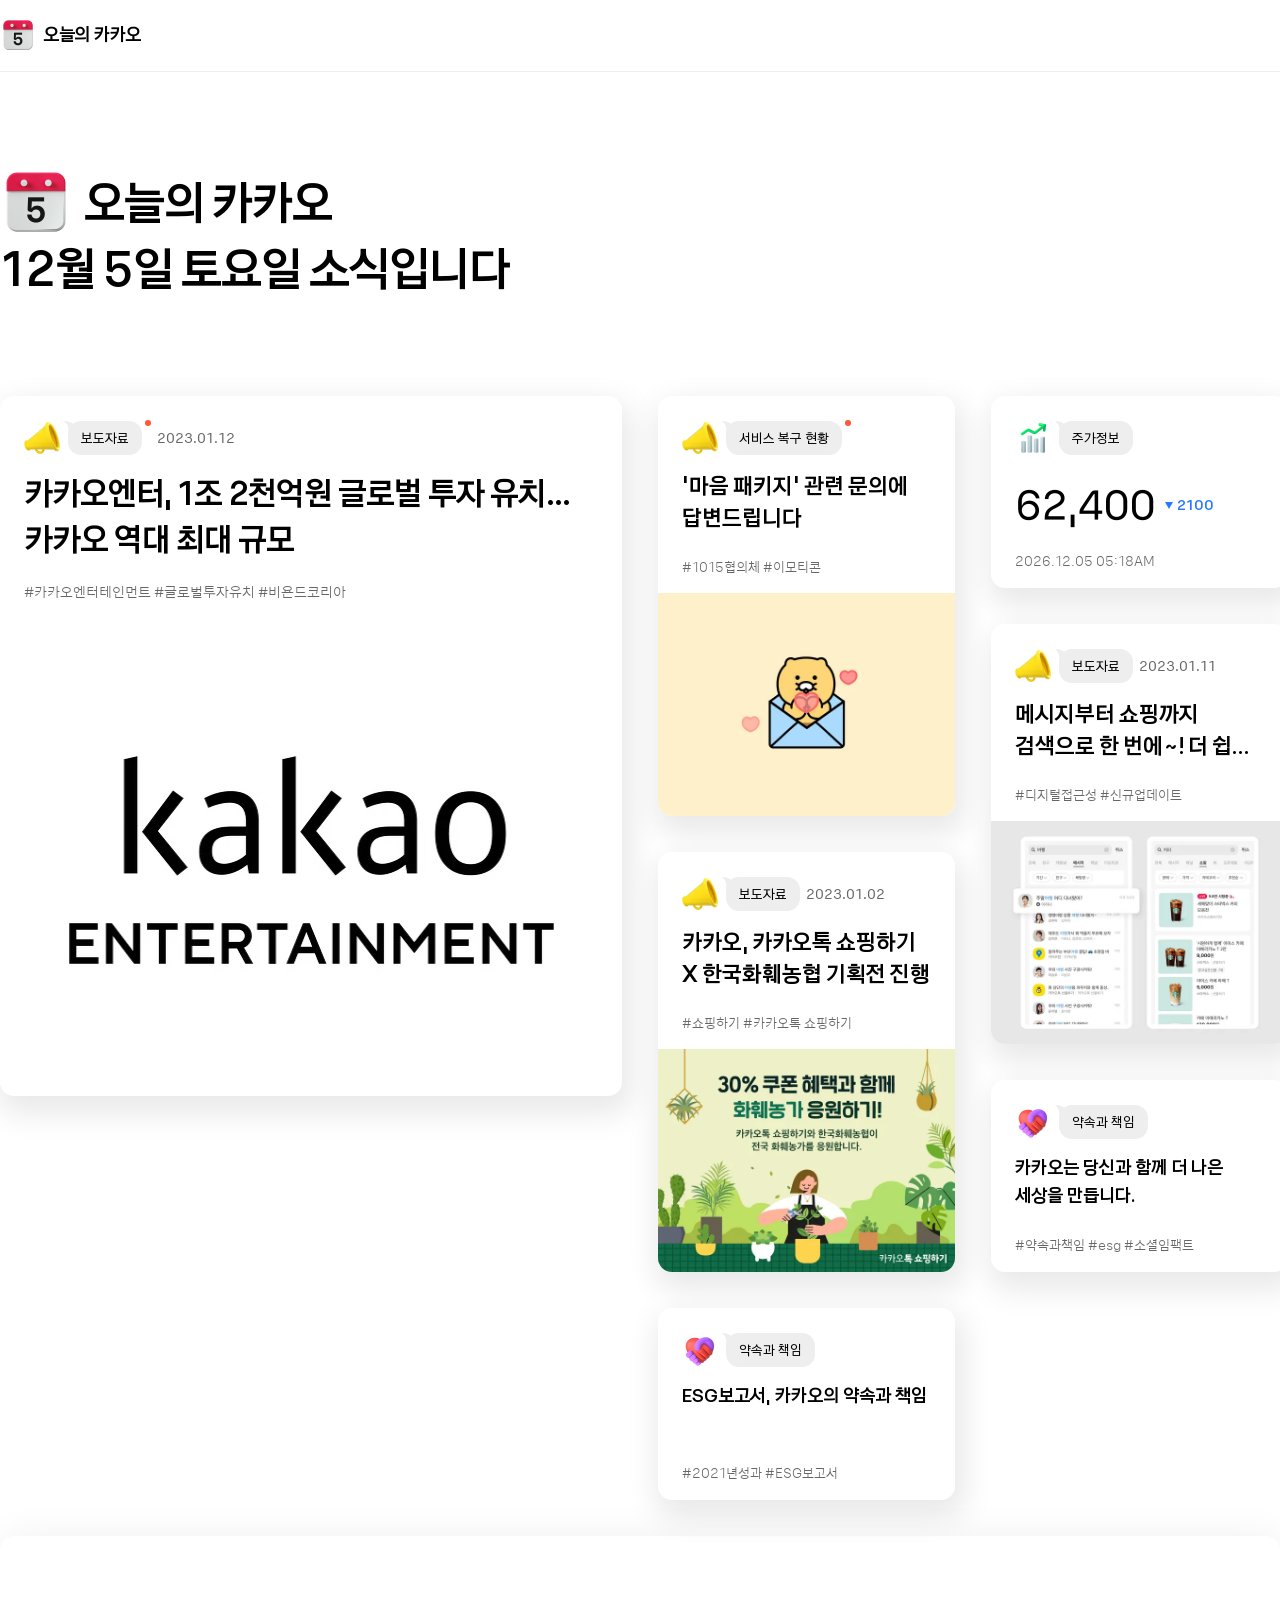
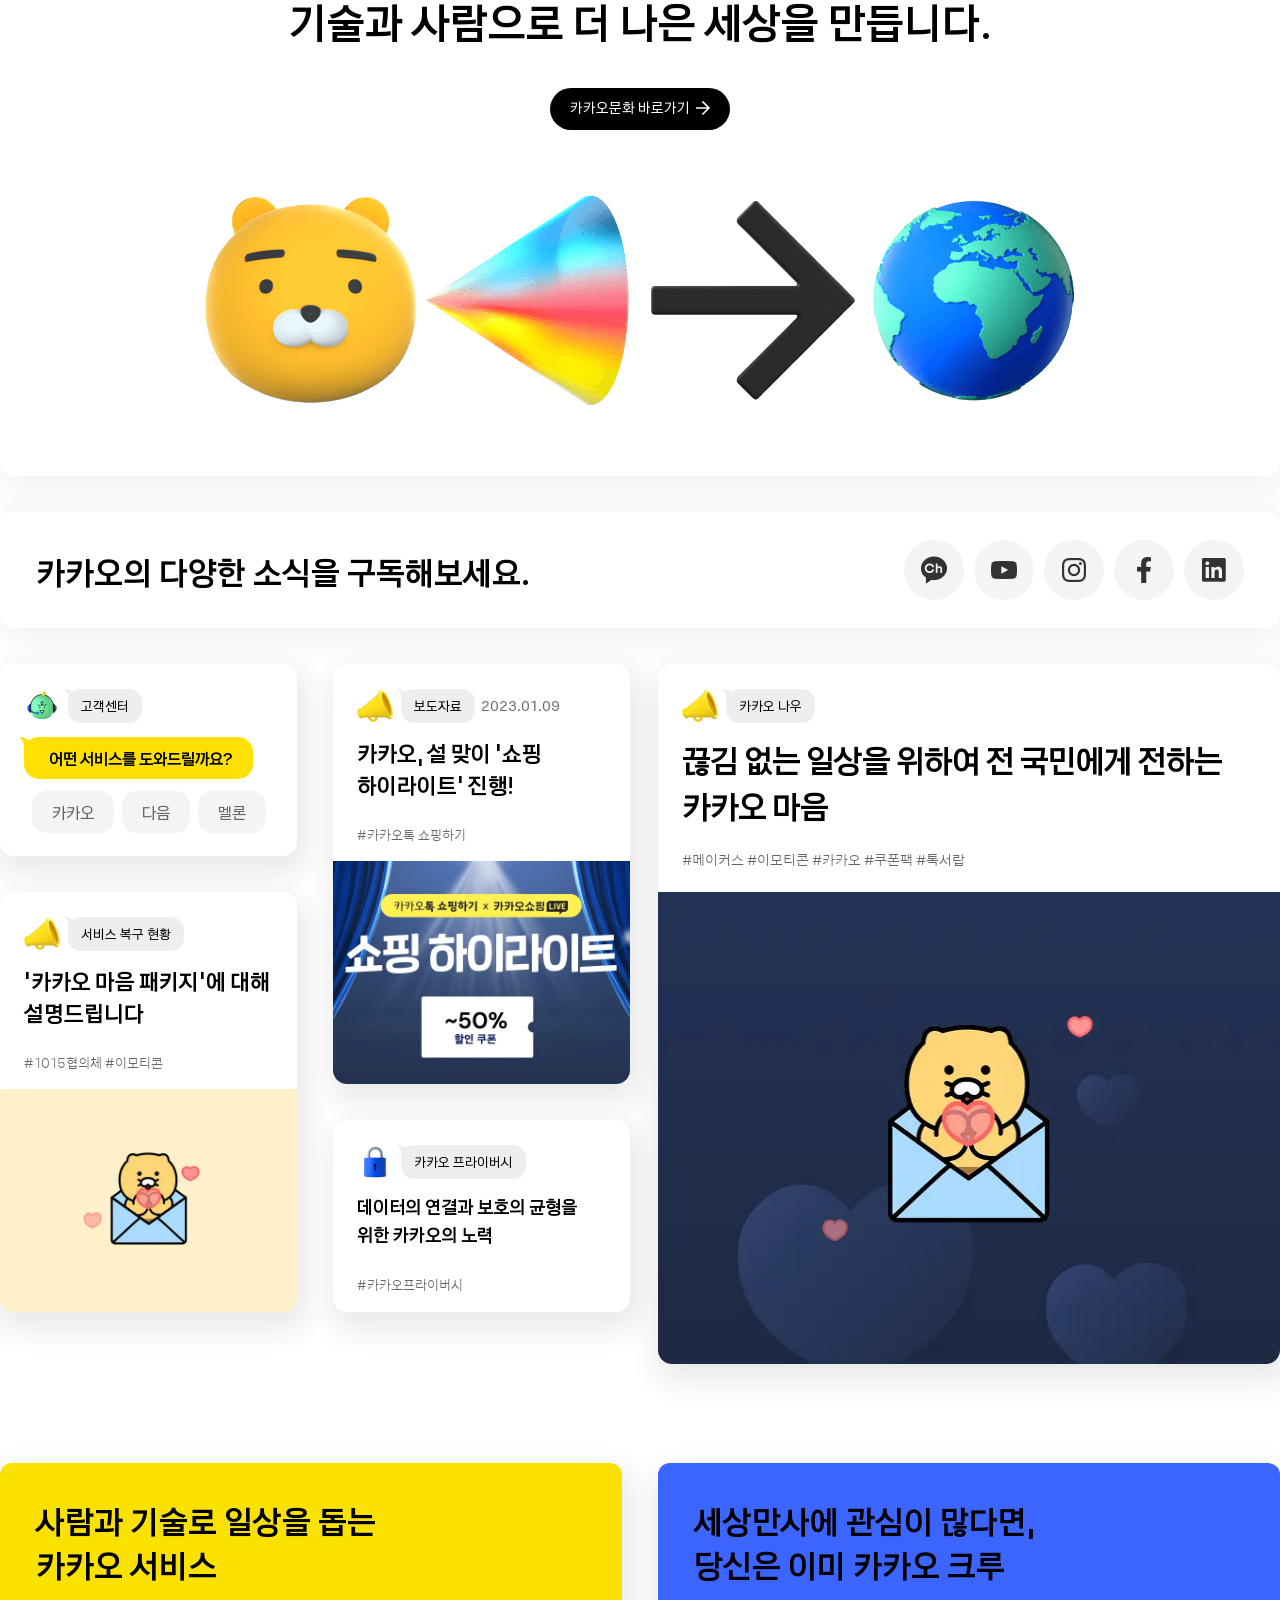
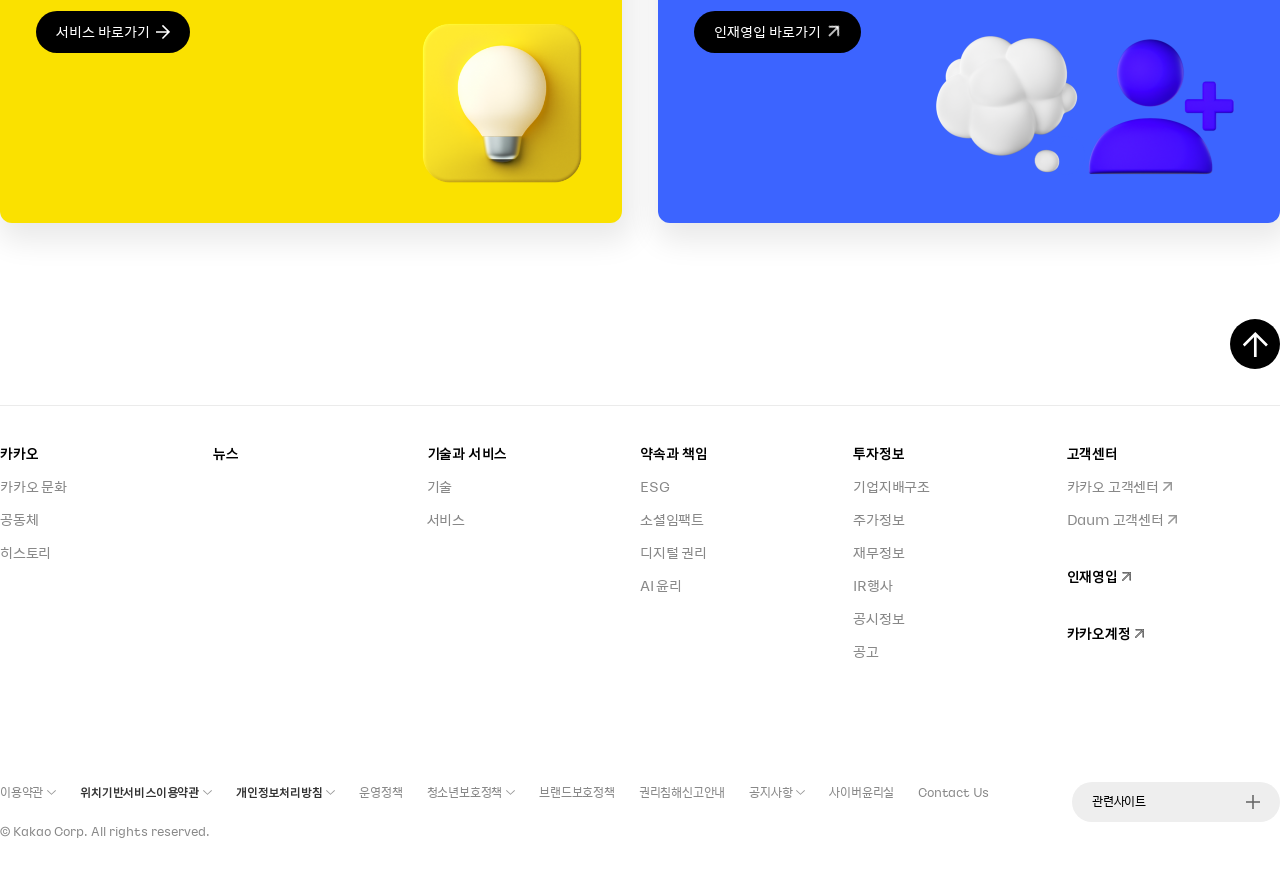
<file: index.html>
<!doctype html><html lang="ko" style="--baseBackground:#fff;--baseForeground:#000;--colorBg1:#eee;--colorBg2:#eee;--colorBg3:#fff;--colorBg4:#111;--colorBg5:#eee;--colorBg6:#f4f4f4;--colorBg7:#f7f7f7;--colorBg8:#fcfcfc;--colorBg9:#333;--colorBg10:#fff;--colorBg11:#1a1a1a;--colorBg12:#444;--colorBg13:#dfdfdf;--colorBg14:#333;--colorBg15:#000;--colorBg16:#000;--colorBg17:#000;--colorBg18:#f7f7f7;--colorFg1:#333;--colorFg2:#111;--colorFg3:#000;--colorFg4:#000;--colorFg5:#666;--colorFg6:#666;--colorFg7:#333;--colorFg8:#ededed;--colorFg9:#333;--colorFg10:#333;--colorFg11:#666;--colorFg12:#666;--colorFg13:#888;--colorFg14:#888;--colorFg15:#bbb;--colorFg16:#e6e6e6;--colorFg17:#ebebeb;--colorFg18:#666;--colorFg19:#ededed;--colorFg20:#d8d8d8;--colorFg21:#fff;--colorFg22:#d8d8d8;--colorFg23:#888;--colorFg24:#666;--colorFg25:#666;--colorFg26:#333;--colorFg27:#666"><head><meta charset="utf-8"/><link rel="icon" href="/favicon.ico"/><meta name="viewport" content="width=device-width,initial-scale=1"/><meta name="theme-color" content="#000000"/><meta name="description" content="Web site created using create-react-app"/><link rel="apple-touch-icon" href="/logo192.png"/><link rel="manifest" href="/manifest.json"/><title>카카오</title><script defer="defer" src="/static/js/main.0e082954.js"></script><link href="/static/css/main.adbc8b70.css" rel="stylesheet"></head><body><noscript>You need to enable JavaScript to run this app.</noscript><div id="root"></div></body></html>
</file>
<file: static/css/main.adbc8b70.css>
@font-face{font-family:KakaoSmall;font-weight:300;src:url(/static/media/KakaoSmall-Light-v1.0.ef99f33.ef99f33d2533a0f37ac8.woff2) format("woff2"),url(/static/media/KakaoSmall-Light-v1.0.1e071e3.1e071e30f7114cb8871f.woff) format("woff")}@font-face{font-family:KakaoSmall;font-weight:400;src:url(/static/media/KakaoSmall-Regular-v1.0.5c6e996.5c6e9962c362cfefac64.woff2) format("woff2"),url(/static/media/KakaoSmall-Regular-v1.0.0bbac94.0bbac94845bfb81357ea.woff) format("woff")}@font-face{font-family:KakaoSmall;font-weight:700;src:url(/static/media/KakaoSmall_Bold_OTF.b852aad.b852aad0235862ecea27.woff2) format("woff2"),url(/static/media/KakaoSmall_Bold_OTF.ff0833f.ff0833fc5609fa2251fa.woff) format("woff")}@font-face{font-family:KakaoBig;font-weight:400;src:url(/static/media/KakaoBig-Regular-v1.0.4bf7d77.4bf7d77edded33fb1d2e.woff2) format("woff2"),url(/static/media/KakaoBig-Regular-v1.0.0e86a57.0e86a57b0aaaa1882b89.woff) format("woff")}@font-face{font-family:KakaoBig;font-weight:700;src:url(/static/media/KakaoBig-Bold-v1.0.335a95e.335a95ebe97faa2d1e6d.woff2) format("woff2"),url(/static/media/KakaoBig-Bold-v1.0.79780f8.79780f811fae5495d47a.woff) format("woff")}@font-face{font-family:KakaoBig;font-weight:800;src:url(/static/media/KakaoBig_ExtraBold_OTF.2612e28.2612e28c546f71b14585.woff2) format("woff2"),url(/static/media/KakaoBig_ExtraBold_OTF.b330e0d.b330e0d505a7f9604f49.woff) format("woff")}body{word-wrap:break-word;-moz-text-size-adjust:none;-webkit-text-size-adjust:none;text-size-adjust:none;background-color:var(--baseBackground);overflow-x:hidden;overflow-y:scroll;word-break:keep-all}body,button,input,select,td,textarea,th{color:#333;font-family:KakaoSmall,Apple SD Gothic Neo,Malgun Gothic,맑은 고딕,sans-serif;font-size:14px;font-weight:400;line-height:1.5}blockquote,body,button,code,dd,div,dl,dt,fieldset,form,h1,h2,h3,h4,h5,h6,input,legend,li,ol,p,pre,select,td,textarea,th,ul{margin:0;padding:0}dl,li,menu,ol,ul{list-style:none}fieldset,img{border:0}address,caption,cite,code,dfn,em,var{font-style:normal;font-weight:400}svg{vertical-align:top}video{overflow-clip-margin:content-box;object-fit:contain;overflow:clip}button{background-color:initial;border:0;cursor:pointer}button,input,select,textarea{font-size:100%;vertical-align:middle}a{color:#333}a,a:active,a:hover{text-decoration:none}.screen_out{height:0;line-height:0;overflow:hidden;position:absolute;text-indent:-9999px;width:0}code{font-family:source-code-pro,Menlo,Monaco,Consolas,Courier New,monospace}.doc-header{background-color:var(--baseBackground);border:0;left:0;position:fixed;right:0;top:0;transition:top .2s ease-in-out;width:100%;z-index:2000}.head_type1.hide_header{top:-73px}.head_type1.doc-header .wrap_header,.wrap_header{height:72px}.doc-header .inner_gnb,.doc-header .wrap_header{margin:0 auto;max-width:1296px}.head_type1.doc-header .doc-title{padding-top:18px}.doc-header .doc-title{float:left}.doc-title a{display:block;height:24px;width:74px}.doc-title a .ico_logo{color:red;width:100%}.doc-gnb,.head_type1 .doc-gnb{text-align:center}.list_gnb{display:inline-block;font-family:KakaoBig,Apple SD Gothic Neo,Malgun Gothic,맑은 고딕,sans-serif;font-size:16px;letter-spacing:-.5px;margin-left:-74px}.list_gnb:hover>li>a{color:#888;cursor:pointer}.head_type1 .doc-gnb .list_sub li a:hover{font-weight:700}.list_gnb>li{display:inline-block;position:relative}.list_gnb>li>a{display:block;font-weight:700;line-height:72px;padding:0 28px}.list_gnb>li>a,.list_gnb>li>a:hover{color:var(--baseForeground)}.head_type1 .doc-gnb .list_gnb>li:first-child .list_sub{width:267px}.head_type1 .doc-gnb .list_sub{background:var(--baseForeground);border-radius:24px;box-sizing:border-box;display:none;left:4px;padding:0 24.5px;position:absolute;top:60px;white-space:nowrap;z-index:100}.head_type1 .doc-gnb .list_sub li{display:inline-block}.head_type1 .doc-gnb .list_sub li+li{margin-left:24px}.head_type1 .doc-gnb .list_sub li a{color:var(--colorBg1);display:block;line-height:24px;padding:11px 0 13px}.head_type1 .doc-gnb .list_gnb>li.on .list_sub{display:block}.head_type1 .doc-gnb .list_gnb>li.on>a{color:var(--baseForeground)}.inner-main{padding-top:72px}.head_type1+.doc-main .content-feature{top:72px}.hide_header+.doc-main .content-feature{top:-1px}.content-feature{background:var(--baseBackground);border-bottom:1px solid var(--colorBg1);position:fixed;transition:all .2s ease-in-out;width:100%;z-index:1000}.inner_path{display:flex;justify-content:space-between;margin:0 auto;max-width:1296px;position:relative}.wrap_tit{padding:18px 0}.wrap_tit img{height:36px;margin-right:7px;vertical-align:top;width:36px}.wrap_tit .tit_path{color:var(--baseForeground);display:inline-block;font-family:KakaoBig,Apple SD Gothic Neo,Malgun Gothic,맑은 고딕,sans-serif;font-size:18px;font-weight:700;letter-spacing:-.28px;line-height:29px;margin:2px 0 1px}.content-article{margin:0 auto;max-width:1296px;padding-bottom:182px;position:relative}.tit_main{background:url(/static/media/ico_date1.32b3b74e1d97ab8552cc.gif) no-repeat 0 94px;background-size:72px 72px;color:var(--baseForeground);font-family:KakaoBig,Apple SD Gothic Neo,Malgun Gothic,맑은 고딕,sans-serif;font-size:46px;letter-spacing:-1px;line-height:66px;padding-top:96px}.tit_main .emph_tit{display:block;font-weight:700;padding-left:84px}.cont_home{margin:0 -18px;padding:96px 0 0}.section_home{display:flex;flex-wrap:wrap}.cont_home .section_home .wrap_item{box-sizing:border-box;flex:1 1;max-width:666px;padding:0 18px;position:relative}.cont_home .section_home .wrap_item:last-child{max-width:666px}.hide_header+.doc-main .cont_home .section_home .wrap_item:first-child .inner_item{top:109px}.cont_home .section_home .wrap_item:first-child .inner_item{position:-webkit-sticky;position:sticky;top:170px;transition:top .2s ease-in-out}.hide_header+.doc-main .cont_home .section_home .wrap_item:first-child .item_card{height:calc(100vh - 143px)}.cont_home .section_home .wrap_item:first-child .item_card:only-child{margin-bottom:63px}.cont_home .section_home .wrap_item:first-child .item_card{height:calc(100vh - 206px);max-height:700px;transition:all .2s ease-in-out;width:100%}.item_card:nth-child(-n+2){margin-top:0}.item_card{background-color:var(--colorBg10);border-radius:14px;box-shadow:4px 12px 30px 6px rgb(0 0 0/9%);margin-top:36px;overflow:hidden;position:relative;width:297px}.item_card:hover{box-shadow:4px 12px 20px 6px rgba(0,0,0,.18);-webkit-transform:translateY(-5px);transform:translateY(-5px);-ms-transform:translateY(-5px);transition:all .3s ease}.item_card.item_stock .num_tit{display:inline-block;margin-right:10px;vertical-align:top}.item_card.card_half .tit_card{font-size:18px;line-height:28px;max-height:56px;padding:0}.item_card.item_stock .tit_card{display:block;font-family:KakaoSmall,Apple SD Gothic Neo,Malgun Gothic,맑은 고딕,sans-serif;font-size:40px;font-weight:400;letter-spacing:-1px;line-height:59px;margin-top:18px;max-height:none}.item_card.item_stock .num_info{display:inline-block;font-family:KakaoBig,Apple SD Gothic Neo,Malgun Gothic,맑은 고딕,sans-serif;font-size:14px;font-weight:700;letter-spacing:0;line-height:20px;margin-top:20px;vertical-align:top}.item_card.item_stock .num_info.down{color:#2879ff}.item_card.item_stock .num_info .info_arr{border-top:3px solid var(--baseForeground);display:inline-block;font-size:0;line-height:0;margin:9px 4px 0 0;overflow:hidden;text-indent:-9999px;vertical-align:top;width:8px}.item_card.item_stock .num_info.down .info_arr{border-left:4px solid transparent;border-right:4px solid transparent;border-top:7px solid #2879ff;margin-top:8px;width:auto}.item_card.item_stock .info_card{margin:12px 0 0;top:146px}.cont_home .section_home .wrap_item:first-child .wrap_cont{height:100%}.item_card .wrap_cont{box-sizing:border-box;display:block;padding:25px 24px 0;position:relative}.item_card.card_half .wrap_cont{height:192px}.item_card .wrap_cont .link_item{display:block;margin:0 -24px}.item_card .info_cate{display:block;font-size:0;height:36px;margin-top:-1px;padding-right:20px}.item_card .info_cate .dot_new{background-color:#ff5737;border-radius:8px;display:inline-block;height:6px;line-height:0;margin-left:3px;min-width:6px;text-indent:-9999px;vertical-align:top;width:6px}.item_card .info_cate .ico_cate{display:inline-block;margin-right:8px;vertical-align:top}.item_card .info_cate .txt_cate{background-color:var(--colorBg5);border-radius:13px;color:var(--baseForeground);display:inline-block;font-family:KakaoBig,Apple SD Gothic Neo,Malgun Gothic,맑은 고딕,sans-serif;font-size:13px;height:34px;line-height:34px;margin-top:1px;padding:0 13px;position:relative;vertical-align:top}.item_card .info_cate .txt_cate:before{background:url(/static/media/grey.1ab7c38ea1aa50983114.svg);content:"";height:16px;left:-4px;position:absolute;top:0;width:16px}.item_card .info_cate .txt_date{color:var(--colorFg24);display:inline-block;font-size:13px;letter-spacing:0;margin:8px 0 0 6px}.cont_home .section_home .wrap_item:first-child .item_text{height:calc(100% - 47px)}.item_card .wrap_cont .item_text{display:block;margin:0 -24px}.cont_home .section_home .wrap_item:first-child .tit_card{font-size:32px;height:92px;letter-spacing:-1px;line-height:46px;margin-top:13px;max-height:92px}.item_card .tit_card{-webkit-box-orient:vertical;-webkit-line-clamp:2;color:var(--baseForeground);display:block;display:-webkit-box;font-family:KakaoBig,Apple SD Gothic Neo,Malgun Gothic,맑은 고딕,sans-serif;font-size:22px;height:64px;line-height:32px;margin-top:13px;overflow:hidden;padding:0 24px}.item_card.item_customer .tit_card{-webkit-box-orient:initial;-webkit-line-clamp:none;background-color:#fee102;border-radius:15px;color:#000;display:inline-block;font-size:16px;height:auto;line-height:26px;margin-top:13px;overflow:visible;padding:8px 20px 8px 25px;position:relative}.item_card.item_customer .tit_card:before{background:url(/static/media/yellow.e83b5eef29efe0161eb9.svg);content:"";height:18px;left:-5px;position:absolute;top:0;width:18px}.item_card .list_cs{font-size:0;margin:12px -24px 0;text-align:center}.item_card .list_cs li{display:inline-block;margin:0 4px}.cont_resposible,.item_card .list_cs .link_cs{display:block;font-family:KakaoBig,Apple SD Gothic Neo,Malgun Gothic,맑은 고딕,sans-serif}.item_card .list_cs .link_cs{background-color:var(--colorBg6);border-radius:15px;color:var(--colorFg12);font-size:16px;height:42px;line-height:42px;padding:0 20px}.cont_home .section_home .wrap_item:first-child .wrap_thumb{height:calc(100% - 156px);margin-top:63px}.item_card .wrap_thumb{display:block;height:223px;margin-top:60px}.item_card .info_card{color:var(--colorFg25);font-size:13px;font-weight:300;height:19px;left:0;line-height:19px;margin-top:18px;overflow:hidden;padding-left:24px;position:absolute;right:84px;top:143px}.item_card.card_half .info_card{margin-top:21px;top:134px}.item_card .info_card .txt_keyword{display:inline-block;margin-right:3px;vertical-align:top}.cont_home .section_home .wrap_item:first-child .info_card{font-size:14px;margin-top:24px;top:162px}.cont_home .wrap_culture{background-color:#fff;border-radius:14px;box-shadow:2px 5px 40px 0 rgb(0 0 0/8%);box-sizing:border-box;font-family:KakaoBig,Apple SD Gothic Neo,Malgun Gothic,맑은 고딕,sans-serif;height:540px;margin:36px 18px;padding:54px 66px 0;text-align:center}.cont_home .wrap_culture .tit_culture{color:#000;display:block;font-size:42px;line-height:62px}.cont_home .wrap_culture .link_culture{background-color:#000;border-radius:42px;color:#fff;display:inline-block;font-size:14px;height:33px;line-height:20px;margin-top:36px;padding:9px 20px 0;vertical-align:top}.cont_home .wrap_culture .ico_arr{margin-top:4px}.cont_home .ico_arr{display:inline-block;height:14px;margin:5px 0 0 6px;vertical-align:top;width:14px}.cont_home .wrap_culture .thumb_culture{display:block;height:auto;margin:50px auto 0;max-width:900px;width:100%}.cont_home .wrap_sns{background-color:var(--colorBg10);border-radius:14px;box-shadow:2px 5px 40px 0 rgb(0 0 0/8%);box-sizing:border-box;display:flex;font-family:KakaoBig,Apple SD Gothic Neo,Malgun Gothic,맑은 고딕,sans-serif;height:116px;justify-content:space-between;margin:36px 18px;padding:28px 36px;text-align:center}.cont_home .wrap_sns .tit_sns{color:var(--baseForeground);font-size:32px;margin-top:8px}.cont_home .wrap_sns .inner_sns{font-size:0}.cont_home .wrap_sns .inner_sns li{display:inline-block}.cont_home .wrap_sns .inner_sns li:nth-child(2),.cont_home .wrap_sns .inner_sns li:nth-child(4){margin:0 10px}.cont_home .wrap_sns .inner_sns li a{background:url(/static/media/ico_sns.2acc182.2acc182e6cddc7fb429e.png) 0 0/317px no-repeat;background-position-y:0;display:inline-block;height:60px;overflow:hidden;text-indent:-9999px;width:60px}.cont_home .wrap_sns .inner_sns li .link_channel{background-position-x:0}.cont_home .wrap_sns .inner_sns li .link_youtube{background-position-x:-64px}.cont_home .wrap_sns .inner_sns li .link_insta{background-position-x:-128px}.cont_home .wrap_sns .inner_sns li .link_facebook{background-position-x:-192px}.cont_home .wrap_sns .inner_sns li .link_linkedin{background-position-x:-256px}.cont_home .section_home2{flex-direction:row-reverse}.cont_home .section_home{display:flex;display:-ms-flexbox;flex-wrap:wrap}.cont_home .wrap_etc{font-size:0;margin-top:36px}.cont_home .wrap_etc .item_etc{box-sizing:border-box;display:inline-block;padding:0 18px;width:50%}.cont_home .wrap_etc .link_etc{background:no-repeat calc(100% - 40px) calc(100% - 40px);border-radius:12px;box-shadow:4px 12px 30px 6px rgb(0 0 0/9%);box-sizing:border-box;display:block;height:360px;padding:36px 36px 0}.cont_home .wrap_etc .link_etc.link_service{background-color:#fae100;background-image:url(/static/media/bg_home_service.17b133c2e72dc9083de7.png);background-size:160px 160px}.cont_home .wrap_etc .link_etc.link_recruit{background-color:#3c64ff;background-image:url(/static/media/bg_home_recruit.13a7b099db023ad68986.png);background-size:309px 160px}.cont_home .wrap_etc .link_etc.link_recruit .ico_arr{margin-top:4px;-webkit-transform:rotate(-45deg);transform:rotate(-45deg)}.cont_home .wrap_etc .link_etc .tit_item{color:#000;display:block;font-family:KakaoBig,Apple SD Gothic Neo,Malgun Gothic,맑은 고딕,sans-serif;font-size:32px;line-height:44px;max-width:430px;word-break:keep-all}.cont_home .wrap_etc .link_etc .txt_item{background-color:#000;border-radius:42px;color:#fff;display:inline-block;font-size:14px;height:33px;line-height:22px;margin-top:24px;padding:9px 20px 0;vertical-align:top}.link_top{background-color:#000;border-radius:50%;bottom:36px;cursor:pointer;height:50px;position:absolute;right:0;width:50px}.link_top:hover{opacity:.8}.link_top .ico_top{left:25%;position:absolute;rotate:270deg;top:25%;width:50%}.doc-footer{background:var(--colorBg3);border-top:1px solid var(--colorFg17)}.doc-footer .inner_footer{margin:0 auto;max-width:1296px;padding:37px 0 48px}.section_service .group_service,.section_service .warp_service{float:left;width:16.666%}.section_service .tit_service{display:block}.section_service .tit_service a{color:var(--colorFg4);font-weight:700;letter-spacing:-.2px;line-height:20px}.section_service .tit_service a:hover{position:relative}.section_service .tit_service a:hover:before{background:#ffcd00;border-radius:50%;content:"";height:6px;left:-16px;position:absolute;top:7px;vertical-align:top;width:6px}.section_service .list_service li{margin-top:12px}.section_service .list_service a{color:#888;letter-spacing:-.2px;line-height:20px}.doc-footer .list_service a:hover,.doc-footer .wrap_info .link_info:hover{color:var(--colorFg2)}.section_service .group_service .warp_service{float:none;width:100%}.section_service .group_service .warp_service~.tit_service{margin-top:36px}.section_service:after{clear:both;content:"";display:block}.section_relation{margin-top:120px}.section_relation .group_info{float:left}.section_relation .wrap_info{float:left;line-height:18px;position:relative}.section_relation .wrap_info .link_info{color:#888;cursor:pointer;font-size:12px;letter-spacing:-.2px}.section_relation .wrap_info .link_info.link_emph{color:var(--colorFg26);font-weight:700}.section_relation .wrap_info+.wrap_info{margin-left:24px}.section_relation .wrap_info .link_info .ico_arrow{height:9px;margin:6px 0 0 4px;width:9px}.doc-footer .wrap_info .link_info:hover .ico_arrow{stroke:#000;-webkit-transform:rotate(-180deg);transform:rotate(-180deg)}.wrap_info.info_open a{color:var(--colorFg2)}.wrap_info.info_open .ico_arrow{stroke:#000;-webkit-transform:rotate(-180deg);transform:rotate(-180deg)}.section_relation .info_open .link_info,.text_clicked{color:var(--colorFg2)}.ico_clicked{stroke:#000;-webkit-transform:rotate(-180deg);transform:rotate(-180deg)}.section_relation .wrap_relation{float:right;position:relative;width:208px}.section_relation .wrap_relation .tit_relation a{background:var(--colorBg2);border-radius:24px;color:var(--colorFg4);cursor:pointer;display:block;font-size:12px;font-weight:400;letter-spacing:-.2px;line-height:18px;padding:10px 20px 12px}.section_relation .wrap_relation .tit_relation a .ico_plus{float:right;height:14px;margin-top:3px;width:14px}.section_relation .list_subinfo{background:var(--colorBg2);border-radius:12px;bottom:30px;display:none;left:0;padding:16px 0;position:absolute}.section_relation .wrap_relation .list_subinfo{bottom:52px;width:100%}.section_relation .list_subinfo li+li{margin-top:12px}.section_relation .info_open .list_subinfo{display:block}.section_relation .list_subinfo a[data-v-15aff456]{color:var(--colorFg5);display:block;font-size:12px;padding:0 20px;white-space:nowrap}.doc-footer .list_subinfo a:hover{color:var(--colorFg2)}.section_relation .list_subinfo a .ico_outlink{margin:5px 0 0 4px}.doc-footer .ico_plus{fill:var(--colorFg11)}.section_relation .wrap_relation.info_open .ico_plus{-webkit-transform:rotate(-45deg);transform:rotate(-45deg)}.section_service .ico_outlink{margin:6px 0 0 4px}.doc-footer .ico_outlink{stroke:#999;height:9px;width:9px}.ico_outlink{stroke-width:1.3;vertical-align:top}.doc-footer .section_service .tit_service .ico_outlink{stroke:var(--colorFg4)}.section_relation .txt_copyright{clear:both;color:#888;display:block;font-size:12px}.section_relation .txt_copyright a{color:#888}.tit_main.tit_date1{background-image:url(/static/media/ico_date1.32b3b74e1d97ab8552cc.gif)}.tit_main.tit_date2{background-image:url(/static/media/ico_date2.7789bc074a93926cb736.gif)}.tit_main.tit_date3{background-image:url(/static/media/ico_date3.f841b24ac4e420327dc9.gif)}.tit_main.tit_date4{background-image:url(/static/media/ico_date4.0c23155d4f38c181fbcb.gif)}.tit_main.tit_date5{background-image:url(/static/media/ico_date5.1f49e6f67293f889f16d.gif)}.tit_main.tit_date6{background-image:url(/static/media/ico_date6.cf6dc6aa8a99b8d8f5df.gif)}.tit_main.tit_date7{background-image:url(/static/media/ico_date7.6a55d81338477fef928c.gif)}.tit_main.tit_date8{background-image:url(/static/media/ico_date8.4cf2a0d7d63ca7aaa755.gif)}.tit_main.tit_date9{background-image:url(/static/media/ico_date9.5d0dc0776b602b14930c.gif)}.tit_main.tit_date10{background-image:url(/static/media/ico_date10.c172ca76a734c900886b.gif)}.tit_main.tit_date11{background-image:url(/static/media/ico_date11.5d52ebfa3d6245e3ad7d.gif)}.tit_main.tit_date12{background-image:url(/static/media/ico_date12.6f28687d56bdd17ba0a7.gif)}.tit_main.tit_date13{background-image:url(/static/media/ico_date13.03f9c4820a3c8ffda87e.gif)}.tit_main.tit_date14{background-image:url(/static/media/ico_date14.666d30f03058337a77a6.gif)}.tit_main.tit_date15{background-image:url(/static/media/ico_date15.f3813f676a5ae317a0e2.gif)}.tit_main.tit_date16{background-image:url(/static/media/ico_date16.c7b15733fe10b069f300.gif)}.tit_main.tit_date17{background-image:url(/static/media/ico_date17.9882d473a68828ecb25c.gif)}.tit_main.tit_date18{background-image:url(/static/media/ico_date18.5a4de70729e47afb120a.gif)}.tit_main.tit_date19{background-image:url(/static/media/ico_date19.0070218c2c308935d05f.gif)}.tit_main.tit_date20{background-image:url(/static/media/ico_date20.91bd29c6789253a02164.gif)}.tit_main.tit_date21{background-image:url(/static/media/ico_date21.8316542059ef8e52021d.gif)}.tit_main.tit_date22{background-image:url(/static/media/ico_date22.686963445ff9c37e38d9.gif)}.tit_main.tit_date23{background-image:url(/static/media/ico_date23.11fb0479ed8381bc0c9d.gif)}.tit_main.tit_date24{background-image:url(/static/media/ico_date24.477064a140744093624a.gif)}.tit_main.tit_date25{background-image:url(/static/media/ico_date25.676b627de147516bc181.gif)}.tit_main.tit_date26{background-image:url(/static/media/ico_date26.2644eb7343d15b5e4e79.gif)}.tit_main.tit_date27{background-image:url(/static/media/ico_date27.79912f5cd9f1663b379a.gif)}.tit_main.tit_date28{background-image:url(/static/media/ico_date28.0f3ba9d7c24005fc9434.gif)}.tit_main.tit_date29{background-image:url(/static/media/ico_date29.8d9a4281a89237802dd9.gif)}.tit_main.tit_date30{background-image:url(/static/media/ico_date30.b50cf75ad7921e58b97e.gif)}.tit_main.tit_date31{background-image:url(/static/media/ico_date31.eaaa527c2efe32af211c.gif)}.tit_main.tit_culture{background-image:url(/static/media/ico_tit_culture.f13cc41fd24d47dfa20f.gif)}.tit_main:not(.tit_home) .txt_tit{display:block;font-size:36px;font-weight:400;line-height:36px;margin-top:22px}.cont_culture .section_culture{margin-top:96px;text-align:center}.cont_culture .section_culture .header_tit{border-radius:12px;height:729px;-webkit-mask-image:-webkit-radial-gradient(#fff,#000);overflow:hidden;position:relative}.cont_culture .section_culture .header_tit:after{background-color:rgba(0,0,0,.25);border-radius:12px;content:"";height:100%;left:0;position:absolute;top:0;width:100%}.cont_culture .section_culture .header_tit .vod_culture{height:100%;left:50%;position:absolute;top:50%;-webkit-transform:translate(-50%,-50%);transform:translate(-50%,-50%);width:100%}.cont_culture .section_culture .header_tit .tit_culture{color:#fff;font-family:KakaoBig,Apple SD Gothic Neo,Malgun Gothic,맑은 고딕,sans-serif;font-size:42px;left:0;letter-spacing:-1px;line-height:62px;position:absolute;right:0;top:50%;-webkit-transform:translateY(-50%);transform:translateY(-50%);z-index:10}.cont_culture .section_culture .header_tit .txt_tit{display:block;font-size:22px;line-height:32px;margin-bottom:12px}.cont_culture .section_culture .tit_section{color:var(--baseForeground);display:block;font-family:KakaoBig,Apple SD Gothic Neo,Malgun Gothic,맑은 고딕,sans-serif;font-size:42px;letter-spacing:-1px;line-height:62px;margin-top:240px}.cont_culture .section_culture .desc_section{color:var(--colorFg1);font-family:KakaoBig,Apple SD Gothic Neo,Malgun Gothic,맑은 고딕,sans-serif;font-size:18px;line-height:32px;margin-top:36px;padding:0 260px;word-break:keep-all}.cont_culture .section_culture .desc_section+.info_section{margin-top:240px}.cont_culture .section_culture .info_section{border-radius:12px;box-shadow:2px 5px 40px 0 rgb(0 0 0/9%);height:619px;margin:72px auto 0;overflow:hidden;text-align:left;width:1056px}.cont_culture .section_culture .info_section:nth-of-type(2n) .inner_section{flex-direction:row-reverse}.cont_culture .section_culture .info_section .inner_section{display:flex;height:100%}.cont_culture .section_culture .info_section .wrap_img{display:block;flex:1 1;max-width:528px}.cont_culture .section_culture .info_section .wrap_cont{background-color:var(--colorBg10);box-sizing:border-box;flex:1 1;max-width:528px;overflow:hidden;padding:72px;position:relative}.cont_culture .section_culture .info_section .tit_info{color:var(--baseForeground);display:block;font-family:KakaoBig,Apple SD Gothic Neo,Malgun Gothic,맑은 고딕,sans-serif;font-size:36px;line-height:52px;white-space:pre-line;word-break:keep-all}.cont_culture .section_culture .info_section .txt_info{color:#919191;display:block;font-size:18px;line-height:28px;margin-top:11px}.cont_culture .section_culture .info_section .info_cont{bottom:72px;left:72px;position:absolute;right:72px}.cont_culture .section_culture .info_section .desc_info{color:var(--baseForeground);font-size:16px;line-height:28px;white-space:pre-line;word-break:keep-all}.cont_culture .section_culture .info_section .wrap_tag{color:#919191;display:block;font-size:16px;font-weight:300;line-height:24px;margin-top:24px}.cont_culture .section_culture .info_section .wrap_tag .txt_tag{display:inline-block;margin-right:4px}.cont_culture .section_culture .info_section .vod_section{display:block;height:100%;width:100%}.tit_main.tit_subsidiary{background-image:url(/static/media/ico_tit_subsidiary.c6a1ba3d628ab9b0a933.gif)}.section_subsidiary{margin-top:104px}.list_subsidiary{grid-gap:0 72px;display:grid;grid-template-columns:repeat(2,612px);overflow:hidden}.section_subsidiary .list_subsidiary li:nth-child(-n+2){border-top:1px solid var(--colorFg8)}.section_subsidiary .list_subsidiary li{border-bottom:1px solid var(--colorFg8);position:relative}.section_subsidiary .list_subsidiary .cont_item{box-sizing:border-box;display:block;min-height:480px;padding-bottom:196px}.section_subsidiary .list_subsidiary .cont_item .tit_item,.section_subsidiary .list_subsidiary .cont_item .txt_item{color:var(--baseForeground);display:block;font-family:KakaoBig,Apple SD Gothic Neo,Malgun Gothic,맑은 고딕,sans-serif;font-size:30px;line-height:40px}.section_subsidiary .list_subsidiary .cont_item .tit_item{padding-top:36px}.section_subsidiary .list_subsidiary .cont_item .txt_item{margin-top:12px}.section_subsidiary .list_subsidiary .cont_item .desc_item{color:var(--colorFg6);font-size:16px;font-weight:300;line-height:28px;margin-top:24px;white-space:pre-line}.section_subsidiary .list_subsidiary .cont_item .wrap_logo{bottom:96px;height:44px;left:0;overflow:hidden;position:absolute;right:0}.section_subsidiary .list_subsidiary .cont_item .ico_outlink_circle,.section_subsidiary .list_subsidiary .cont_item .img_logo{float:left;height:44px}.section_subsidiary .list_subsidiary .cont_item .ico_outlink_circle{float:right;width:44px}.ico_outlink_circle circle{fill:var(--colorBg1)}.ico_outlink_circle .stroke{stroke:var(--baseForeground)}.ico_outlink_circle:active circle,.ico_outlink_circle:hover circle{fill:var(--colorBg13)}.tit_main.tit_history{background-image:url(/static/media/ico_tit_history.a5f5b8c7d467e93fbbd8.gif)}.feature_card{padding:96px 0 180px}.feature_mo{display:none}.section_history{position:relative}.section_history .tit_section{color:var(--baseForeground);font-family:KakaoBig,Apple SD Gothic Neo,Malgun Gothic,맑은 고딕,sans-serif;font-size:30px;line-height:40px}.section_history .list_history{margin-top:48px}.section_history .list_history li{padding:0 0 72px 62px;position:relative}.section_history .list_history li:before{background-color:var(--colorBg1);border-radius:3px;bottom:-3px;content:"";left:4px;position:absolute;top:22px;width:3px}.section_history .list_history li:after{background-color:var(--baseForeground);border-radius:12px;content:"";height:12px;left:0;position:absolute;top:6px;width:12px}.section_history .list_history .link_history .wrap_thumb{border-radius:12px;float:left;height:180px;overflow:hidden;width:240px}.section_history .list_history .link_history .wrap_thumb .thumb_img{height:100%;width:100%}.section_history .list_history .link_history .wrap_thumb+.wrap_cont{padding-left:60px}.section_history .list_history .link_history .wrap_cont{font-family:KakaoBig,Apple SD Gothic Neo,Malgun Gothic,맑은 고딕,sans-serif;overflow:hidden}.section_history .list_history .link_history .txt_date{color:var(--colorFg1);display:block;font-size:22px;line-height:32px}.section_history .list_history .link_history .tit_item{-webkit-box-orient:vertical;-webkit-line-clamp:2;color:var(--baseForeground);display:block;display:-webkit-box;font-size:36px;line-height:52px;margin-top:12px;max-height:104px;overflow:hidden;word-break:keep-all}.section_history .list_history .link_history .tag_item{display:block;font-size:0;margin-top:24px}.section_history .list_history .link_history .txt_tag{color:var(--colorFg23);display:inline-block;font-size:20px;line-height:30px;margin-right:3px}.section_history .list_history li.hide{display:none}.section_history .btn_more{background-color:var(--colorBg1);border-radius:60px;color:var(--baseForeground);display:block;font-family:KakaoBig,Apple SD Gothic Neo,Malgun Gothic,맑은 고딕,sans-serif;font-size:18px;font-weight:700;height:60px;margin:22px auto 0;width:180px}.section_history .btn_more.deleted{display:none}.section_history .btn_more:hover{background-color:var(--colorBg13)}.feature_card .slick-slider.slick_type2{margin-bottom:116px}.slick-slider{-webkit-touch-callout:none;-webkit-tap-highlight-color:transparent;box-sizing:border-box;touch-action:pan-y;-webkit-user-select:none;user-select:none;-khtml-user-select:none}.feature_card .slick-slider{margin-bottom:50px}.content-article .slick-slider .slick-arrow{z-index:100}.content-article .slick-slider .slick-prev{left:0}.content-article .slick-slider .slick-next{left:54px}.slick-arrow.slick-disabled{cursor:default;opacity:.5}.content-article .slick-slider .slick-arrow{bottom:0;height:42px;position:absolute;width:42px}.content-article .slick-slider .slick-prev .ico_pagenation{-webkit-transform:rotate(180deg);transform:rotate(180deg)}.ico_pagenation circle{fill:var(--colorBg1)}.ico_pagenation .stroke{stroke:#888}.feature_card .slick-slider .slick-list{margin:-34px -36px -116px;padding:34px 36px 66px}.slick-list{margin:0;overflow:hidden;padding:0;-webkit-transform:translateZ(0);transform:translateZ(0)}.slick-list,.slick-slider{display:block;position:relative}.content-article .slick-slider .slick-track{width:1000%!important}.slick-track{display:block;left:0;position:relative;top:0;-webkit-transform:translateZ(0);transform:translateZ(0)}.slick-track:after,.slick-track:before{content:"";display:table}.slick-track:after{clear:both}.slick-initialized .slick-slide{display:block}.content-article .slick-slider .slick-slide{width:444px!important}.slick-slide{display:none;float:left;height:100%;min-height:1px}.content-article .slick-slider .slick-slide>div,.content-article .slick-slider .slick-slide>div>div{outline:none}.feature_card .slick-slider .slick-slide>div>div{vertical-align:top}.content-article .slick-slider .slick-slide .wrap_item{width:408px}.feature_card .item_card .tit_card{font-size:30px;height:80px;line-height:40px;white-space:pre-line}.content-article .slick-slider .slick-slide .wrap_thumb{height:306px}.content-article .slick-slider .slick-slide .wrap_item .info_card{font-size:14px;line-height:20px;margin-top:24px}.feature_card .slick-slider{margin-bottom:116px}.slick-slide:not(.slick-active) .item_card{box-shadow:none}.ico_pagenation:hover circle{fill:#dedede}.ico_pagenation:hover .stroke{stroke:#000}.slick-disabled .ico_pagenation:active circle,.slick-disabled .ico_pagenation:hover circle{fill:var(--colorBg1)}.slick-disabled .ico_pagenation:hover .stroke{stroke:#888}.tit_main.tit_news{background-image:url(/static/media/ico_tit_news.6e270db6338652989924.gif)}.tit_sub{color:var(--baseForeground);font-family:KakaoBig,Apple SD Gothic Neo,Malgun Gothic,맑은 고딕,sans-serif;font-size:36px;line-height:52px}.list_tab{margin-top:-10px;position:relative;z-index:1}.list_tab li{display:inline-block;margin:10px 12px 0 0}.list_tab li.on .link_tab{background:var(--colorBg11);color:var(--baseBackground);font-weight:700}.list_tab li .link_tab{background:var(--colorBg1);border-radius:30px;color:var(--baseForeground);cursor:pointer;display:block;font-family:KakaoBig,Apple SD Gothic Neo,Malgun Gothic,맑은 고딕,sans-serif;font-size:16px;height:44px;letter-spacing:-.5px;line-height:43px;padding:0 20px}.wrap_tabs+.list_card{padding-top:12px}.list_card{font-size:0;margin:0 -18px;text-align:left}.list_card>li{box-sizing:border-box;display:inline-block;margin-top:36px;padding:0 18px;vertical-align:top}.list_card.list_card_type2 .item_card{width:408px}.list_card .item_card{margin-top:0}.list_card.list_card_type2 .item_card .tit_card{font-size:30px;height:80px;line-height:40px;white-space:pre-line}.list_card.list_card_type2 .item_card .wrap_thumb{height:306px;margin-top:71px}.item_card .wrap_thumb .thumb_img{display:block;min-height:100%;width:100%}.list_card.list_card_type2 .item_card .info_card{font-size:14px;height:20px;line-height:20px;top:156px}.list_card .item_card .info_card{margin-top:24px}.list_card+.paging_comm{margin-top:84px}.paging_comm{font-size:0;position:relative;text-align:center}.paging_comm .btn_page:disabled{cursor:default;opacity:.5}.paging_comm .btn_page{display:inline-block;height:42px;margin:0 36px;overflow:hidden;width:42px}.paging_comm .link_page.on{color:var(--baseForeground);font-weight:700}.paging_comm .link_page{color:var(--colorFg24);cursor:pointer;display:inline-block;font-family:KakaoBig,Apple SD Gothic Neo,Malgun Gothic,맑은 고딕,sans-serif;font-size:16px;line-height:24px;margin-top:9px;min-width:44px;vertical-align:top}.paging_comm .link_page:hover{text-decoration:underline}.paging_comm .link_page.on:hover{text-decoration:none}.paging_comm .btn_prev .ico_pagenation{-webkit-transform:rotate(180deg);transform:rotate(180deg)}.paging_comm .btn_page:disabled .ico_pagenation:active circle,.paging_comm .btn_page:disabled .ico_pagenation:hover circle{fill:var(--colorBg1)}.paging_comm .btn_page:disabled .ico_pagenation:active .stroke,.paging_comm .btn_page:disabled .ico_pagenation:hover .stroke{stroke:#888}.group_go{font-size:0;position:absolute;right:0;top:0}.group_go input{background:var(--colorFg21);border:2px solid var(--colorBg2);border-radius:21px;box-sizing:border-box;color:var(--baseForeground);display:inline-block;font-size:16px;outline:none;padding:6px 16px 8px;text-align:center;vertical-align:top;width:76px}.group_go input:focus{border-color:var(--varBg16)}.group_go .txt_total{color:var(--colorFg24);display:inline-block;font-size:16px;margin:8px 14px 0 8px;vertical-align:top}.group_go .btn_go{background:var(--colorBg1);border-radius:21px;color:var(--colorFg24);font-size:16px;height:42px;line-height:42px;width:42px}.tit_main.tit_tech{background-image:url(/static/media/ico_tit_tech.4e0a3fd42ea944ad944c.gif)}.section_tech{padding-top:44px}.tit_main.tit_service{background-image:url(/static/media/ico_tit_service.219e892442d09e9d96b3.gif)}.tit_main.tit_esg{background-image:url(/static/media/ico_tit_esg.912fdf6b053d442435c7.gif)}.cont_esg .section_esg{margin-top:92px}.section_social{padding-top:44px}.tit_main.tit_social{background-image:url(/static/media/ico_tit_social.d6f6d247b5ec987799bd.gif)}.tit_sub+.wrap_tabs{margin-top:48px}.tit_main.tit_digital{background-image:url(/static/media/ico_tit_digital.9a203abe688f2bdecde6.gif)}.list_card.list_card_type2 .item_card.card_full{height:530px}.item_card.card_full{background:no-repeat 50% 50%;background-size:cover;height:420px;position:relative}.cont_resposible{color:#000;font-weight:700;padding:24px}.cont_resposible .tit_responsible{display:block;font-size:14px;letter-spacing:-.2px;line-height:20px;opacity:.5}.cont_resposible .txt_responsible{display:block;font-size:30px;letter-spacing:-.6px;line-height:1.33;margin-top:14px;white-space:pre-line}.section_responsible>.feature_card{padding-bottom:0}.tit_main.tit_ethics{background-image:url(/static/media/ico_tit_ai.5c6a418fe382727f43a6.gif)}.wrap_error{font-family:KakaoBig,Apple SD Gothic Neo,Malgun Gothic,맑은 고딕,sans-serif;left:0;position:absolute;right:0;text-align:center;top:50%;-webkit-transform:translateY(-50%);transform:translateY(-50%)}.wrap_error img{width:602px}.wrap_error strong{color:var(--baseForeground);display:block;font-size:32px;font-weight:700;letter-spacing:-.8px;line-height:46px;margin-top:60px}.wrap_error p{color:#666;letter-spacing:-.2px;line-height:1.71;margin-top:12px}.wrap_error .nuxt-link-active{background:#eee;border-radius:30px;color:#000;display:inline-block;font-size:18px;font-weight:700;letter-spacing:-.5px;line-height:28px;margin-top:36px;padding:13px 0 19px;width:180px}.content-article{min-height:calc(100vh - 254px)}.App{text-align:center}.App-logo{height:40vmin;pointer-events:none}@media (prefers-reduced-motion:no-preference){.App-logo{-webkit-animation:App-logo-spin 20s linear infinite;animation:App-logo-spin 20s linear infinite}}.App-header{align-items:center;background-color:#282c34;color:#fff;display:flex;flex-direction:column;font-size:calc(10px + 2vmin);justify-content:center;min-height:100vh}.App-link{color:#61dafb}@-webkit-keyframes App-logo-spin{0%{-webkit-transform:rotate(0deg);transform:rotate(0deg)}to{-webkit-transform:rotate(1turn);transform:rotate(1turn)}}@keyframes App-logo-spin{0%{-webkit-transform:rotate(0deg);transform:rotate(0deg)}to{-webkit-transform:rotate(1turn);transform:rotate(1turn)}}
/*# sourceMappingURL=main.adbc8b70.css.map*/
</file>
